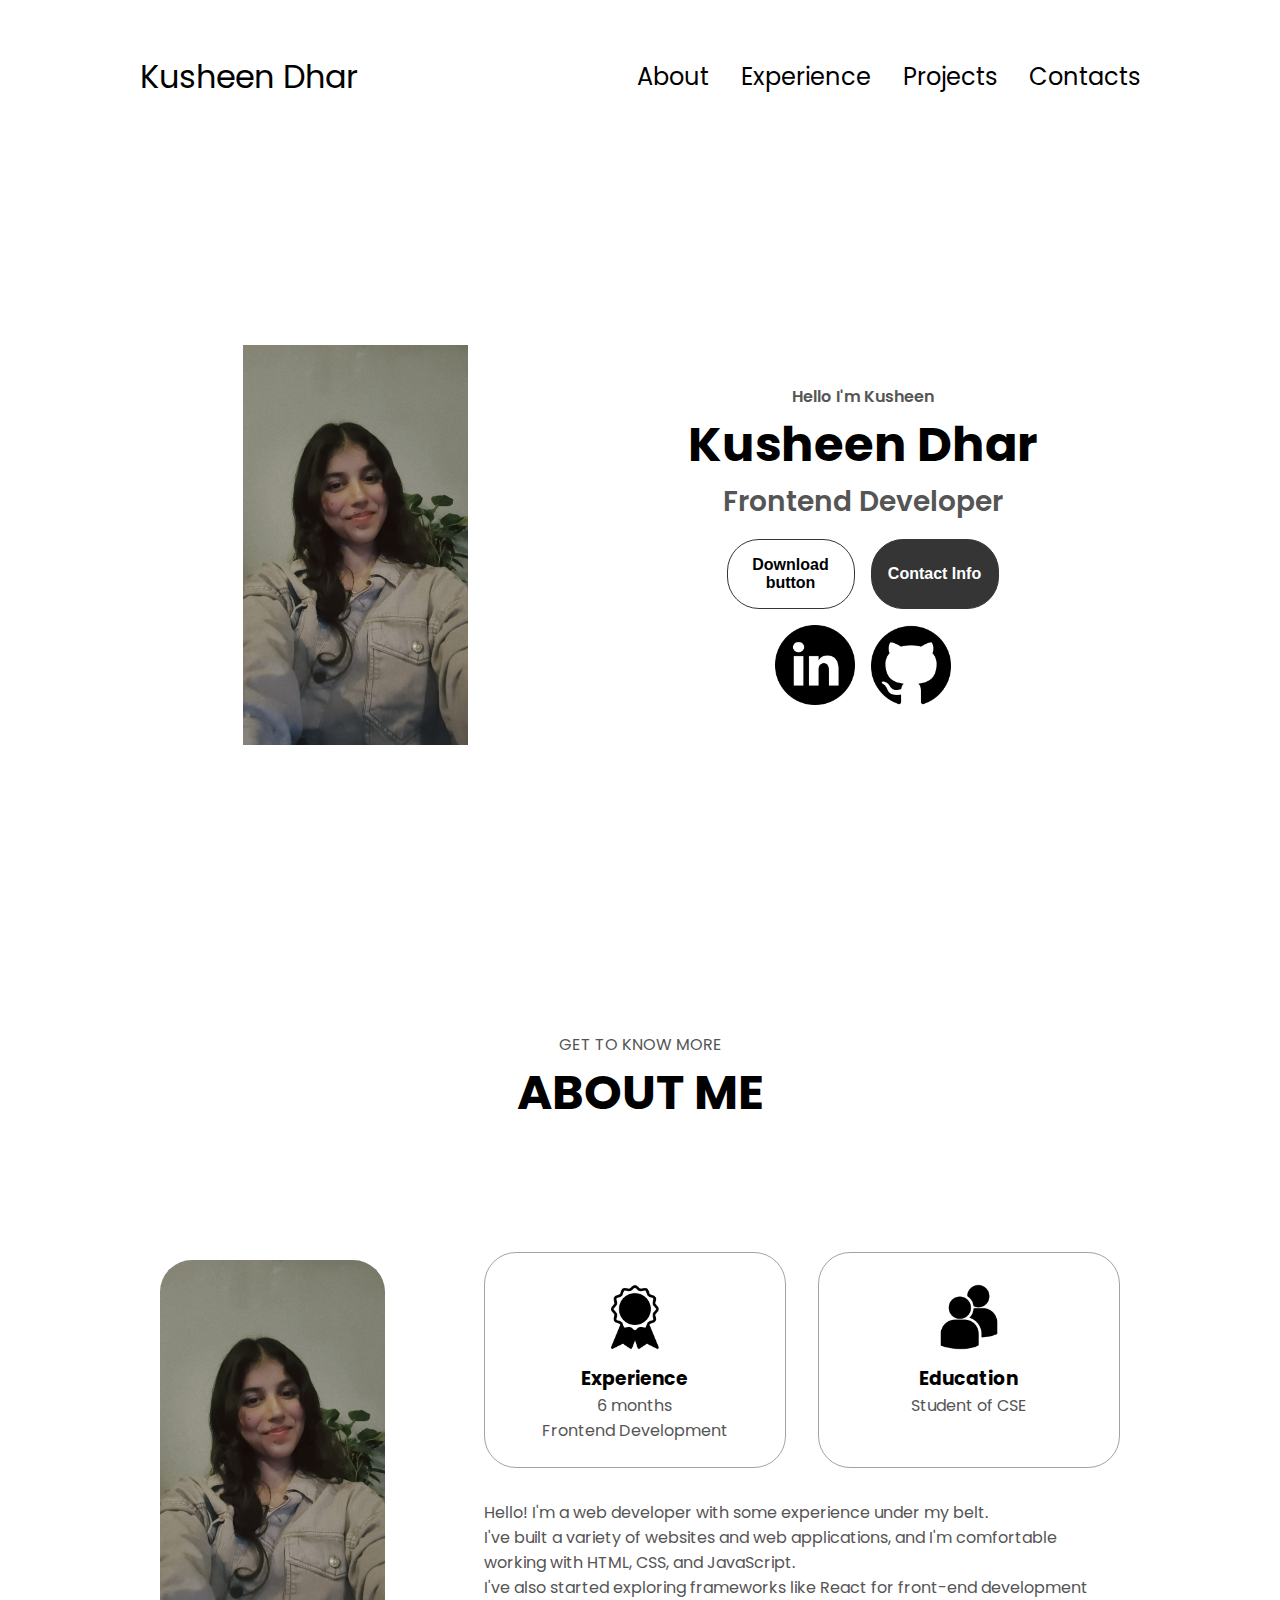
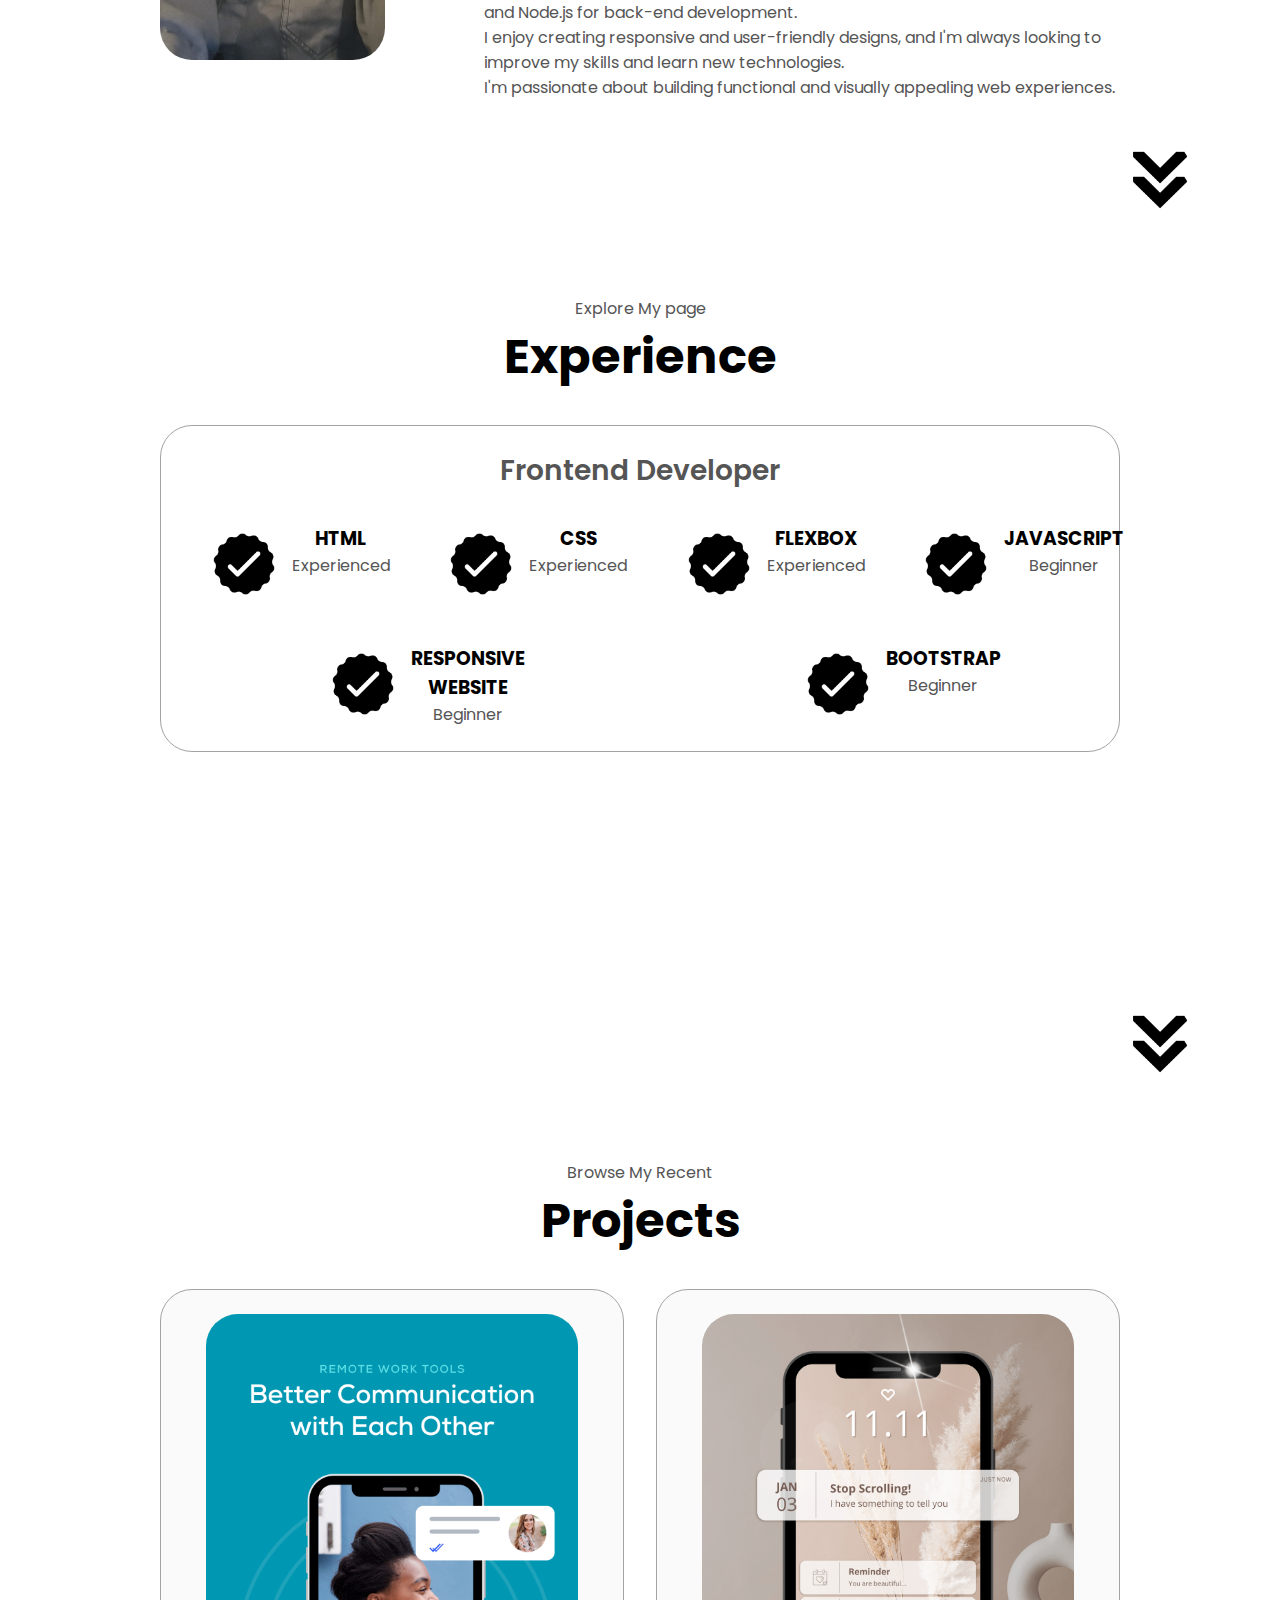
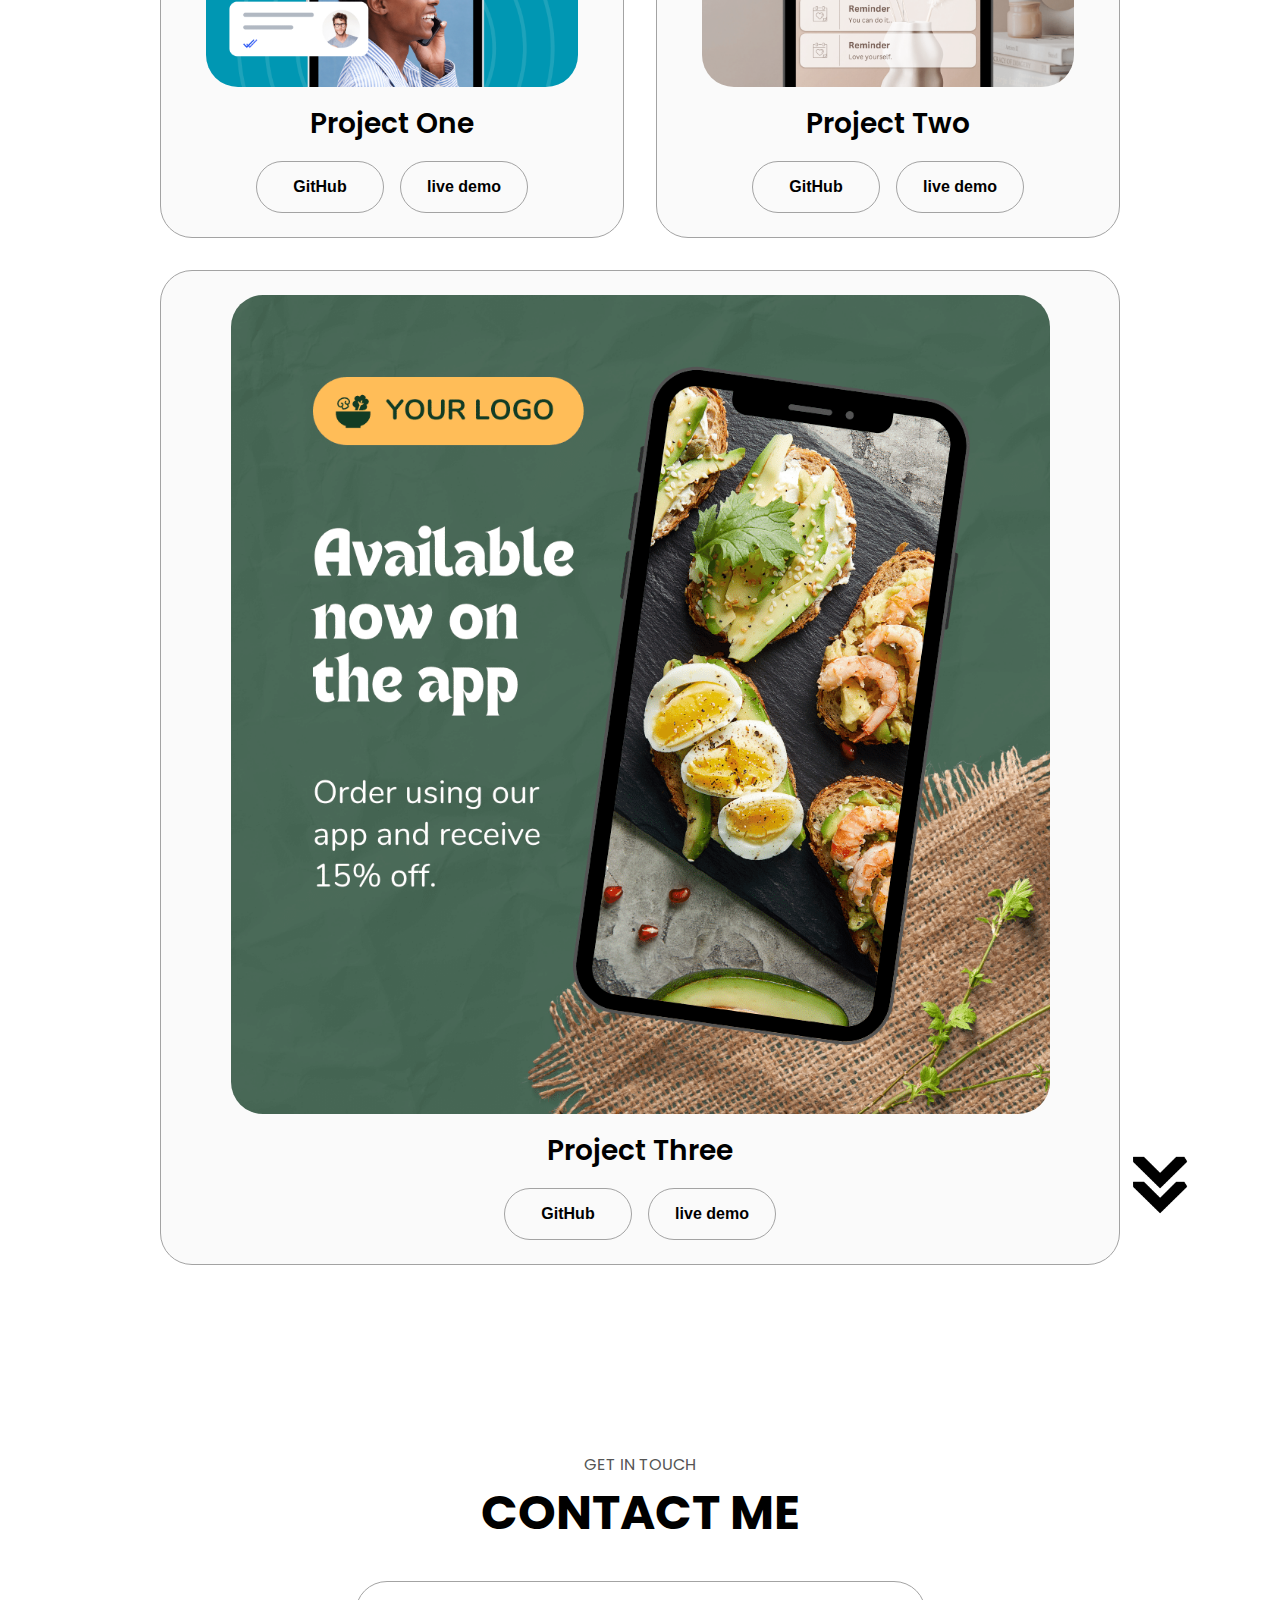
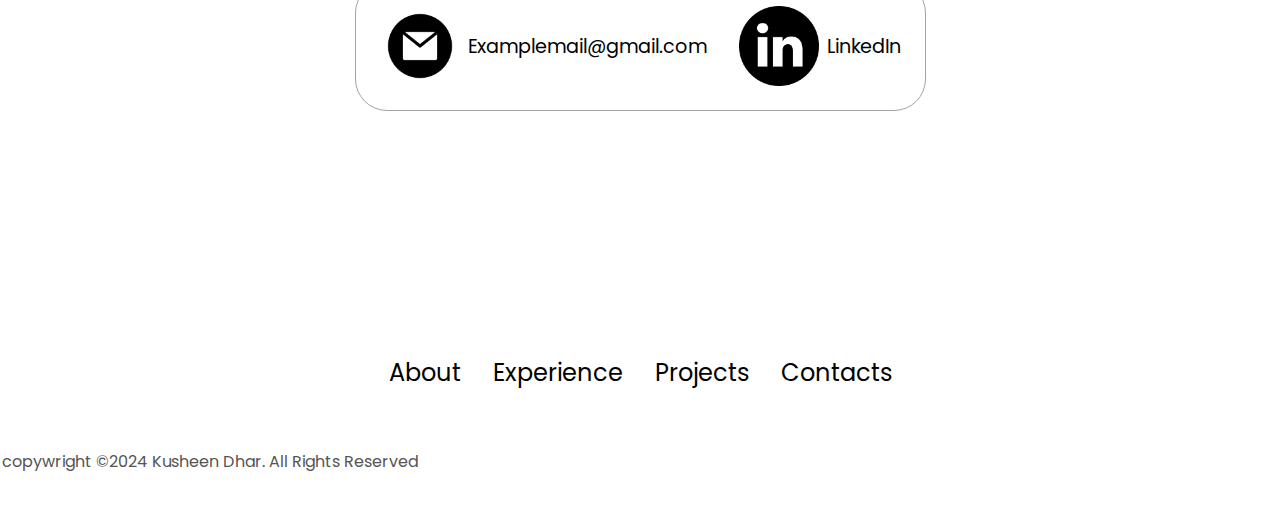
<file: index.html>
<!DOCTYPE html>
<html lang="en">
<head>
    <meta charset="UTF-8">
    <meta name="viewport" content="width=device-width, initial-scale=1.0">
    <title>My Portfolio</title>
<link rel="stylesheet" href="style.css">
<link rel="stylesheet" href="meadiaqueries.css">
</head>
<body>
   <nav id="desktop-nav">
<div class="logo">Kusheen Dhar</div>
<div>
    <ul class="nav-links">
        <li><a href="#about">About</a></li>
        <li><a href="#experience">Experience</a></li>
        <li><a href="#projects">Projects</a></li>
        <li><a href="#contacts">Contacts</a></li>
    </ul>
</div>
   </nav>
   <!--below code is for shoeing the things below heading -->
   <nav id = "hamburger-nav">
    <div class="logo">Kusheen Dhar</div>
    <div class="hamburger-menu">
        <div class="hamburger-icon" onclick="toggleMenu()">
            <span></span>
            <span></span>
            <span></span>
        </div>
        <div class="menu-links">
            <li><a href="#about" onclick="toggleMenu()">About</a></li>
            <li><a href="#experience" onclick="toggleMenu()">Experience</a></li>
            <li><a href="#projects" onclick="toggleMenu()">Projects</a></li>
            <li><a href="#contact" onclick="toggleMenu()">Contact</a></li>
        </div>
    </div>

   </nav> 
   <section id="profile">
    <div class ="section___pic-container">
        <img src="./assets/kusheen.jpg" alt="kusheen profile pic"/>
    </div>
    <div class="section___text">
        <p class="section___text___p1">Hello I'm Kusheen</p>
        <h1 class="title">Kusheen Dhar</h1>
        <p class ="section___text___p2">Frontend Developer</p>
        <div class ="btn-container">
            <button class="btn btn-color-2"
            onclick="window.open('./assets/resume-example.pdf')">
        Download button</button>
            <button class="btn btn-color-1"
            onclick="location.href='./#contact'">
        Contact Info</button>
        </div>
        <div id ="social-containers">
          <img src="./assets/linkedin.png" alt="linkedin-profile-pic"
          class="icon"
          onclick="location.href='https://linkedin.com/'"
          />
          <img src="./assets/github.png" alt="My-Github-Profile"
          class="icon"
          onclick="location.href='https://github.com/kusheen8'"
          />
        </div>
    </div>
   </section>
   <section id ="about">
    <p class="section___text___p1">GET TO KNOW MORE</p>
    <h1 class="title">ABOUT ME</h1>
    <div class="section-container">
        <div class="section___pic-container">
            <img src="./assets/kusheen.jpg"
            class="about-pic"/>
        </div>
        <div class="about-details-container">
            <div class="about-containers">
            <div class="details-container">
                <img src="./assets/experience.png" alt="experience icon"
                class="icon" />
                <h3>Experience</h3>
                <p>6 months<br>Frontend Development</p>
            </div>
            <div class="details-container">
                <img src="./assets/education.png" alt="education icon"
                class="icon" />
                <h3>Education</h3>
                <p>Student of CSE </p>
            </div>
          </div>
          <div class="text-container">
            <p>Hello! I'm a web developer with some experience under my belt.<br/>
                 I've built a variety of websites and web applications, and I'm comfortable working with HTML, CSS, and JavaScript.<br/>
                 I've also started exploring frameworks like React for front-end development and Node.js for back-end development.<br/>
                 I enjoy creating responsive and user-friendly designs, and I'm always looking to improve my skills and learn new technologies.<br/>
                 I'm passionate about building functional and visually appealing web experiences.
            </p>
          </div>
        </div>
    </div>
    <img src="./assets/arrow.png" alt="  arrow icon"
     class=" icon arrow"
     onclick="location.href='./#experience'" 
    />
   </section>
   <section id="experience">
    <p class="section___text___p1">Explore My page</p>
    <h1 class="title">Experience</h1>
    <div class="experience-details-container">
        <div class="about-containers">
            <div class="details-container">
                <h2 class="experience-sub-title">Frontend Developer</h2>
                <div class="article-container">
                    <article>
                        <img src="./assets/checkmark.png"
                        alt="Experience icon"
                        class="icon"
                        />
                        <div>
                            <h3>HTML</h3>
                            <p>Experienced</p>
                        </div>
                    </article>
                    <article>
                        <img src="./assets/checkmark.png"
                        alt="Experience icon"
                        class="icon"
                        />
                        <div>
                            <h3>CSS</h3>
                            <p>Experienced</p>
                        </div>
                    </article>
                    <article>
                        <img src="./assets/checkmark.png"
                        alt="Experience icon"
                        class="icon"
                        />
                        <div>
                            <h3>FLEXBOX</h3>
                            <p>Experienced</p>
                        </div>
                    </article>
                    <article>
                        <img src="./assets/checkmark.png"
                        alt="Experience icon"
                        class="icon"
                        />
                        <div>
                            <h3>JAVASCRIPT</h3>
                            <p>Beginner</p>
                        </div>
                    </article>
                    <article>
                        <img src="./assets/checkmark.png"
                        alt="Experience icon"
                        class="icon"
                        />
                        <div>
                            <h3>RESPONSIVE WEBSITE</h3>
                            <p>Beginner</p>
                        </div>
                    </article>
                    <article>
                        <img src="./assets/checkmark.png"
                        alt="Experience icon"
                        class="icon"
                        />
                        <div>
                            <h3>BOOTSTRAP</h3>
                            <p>Beginner</p>
                        </div>
                    </article>
                </div>
            </div>
        </div>
    </div>
    <img 
    src="./assets/arrow.png"
    alt="arrow icon"
    class="icon arrow"
    onclick="location.href='./#projects'"
    />
   </section>
   <section id="projects">
    <p class="section___text___p1">Browse My Recent</p>
    <h1 class="title">Projects</h1>
    <div class="experience-details-container">
      <div class="about-containers">
        <div class="details-container color-container">
            <div class="article-container">
                <img
                src="./assets/project-1.png"
                alt="project 1"
                class="project-img"
                />
            </div>
            <h2 class="experience-sub-title project-title">Project One</h2>
            <div class="btn-container">
                <button
                class="btn btn-color-2 project-btn"
                onclick="location.href='https://github.com/kusheen8'">
                GitHub
               </button>
                <button
                class="btn btn-color-2 project-btn"
                onclick="location.href='http://127.0.0.1:5500/assets/countdown%20timer/index.html'">
                live demo
               </button>
            </div>
        </div>
        <div class="details-container color-container">
            <div class="article-container">
                <img
                src="./assets/project-2.png"
                alt="project 2"
                class="project-img"
                />
            </div>
            <h2 class="experience-sub-title project-title">Project Two</h2>
            <div class="btn-container">
                <button
                class="btn btn-color-2 project-btn"
                onclick="location.href='https://github.com/kusheen8'">
                GitHub
               </button>
                <button
                class="btn btn-color-2 project-btn"
                onclick="location.href='http://127.0.0.1:5500/assets/Shoes%20Website/index.html'">
                live demo
               </button>
            </div>
        </div>
        <div class="details-container color-container">
            <div class="article-container">
                <img
                src="./assets/project-3.png"
                alt="project 3"
                class="project-img"
                />
            </div>
            <h2 class="experience-sub-title project-title">Project Three</h2>
            <div class="btn-container">
                <button
                class="btn btn-color-2 project-btn"
                onclick="location.href='https://github.com/kusheen8'">
                GitHub
               </button>
                <button
                class="btn btn-color-2 project-btn"
                onclick="location.href='http://127.0.0.1:5500/assets/page/index.html'">
                live demo
               </button>
            </div>
        </div>
       </div>
    </div>
    <img src="./assets/arrow.png"
    alt="arrow icon"
    class="icon arrow"
    onclick="location.href='.#projects'"
    />
   </section>
   <section id="contact">
    <p class ="section___text___p1">GET IN TOUCH</p>
    <h1 class="title">CONTACT ME</h1>
    <div class="contact-info-upper-container">
        <div class="contact-info-container">
            <img
            src="./assets/email.png"
            alt="Email icon"
            class="icon contact-icon"
            />
            <p><a href="mailto:kusheendhar942@gmail.com">Examplemail@gmail.com</a></p>
        </div>
        <div class="contact-info-container">
            <img src="./assets/linkedin.png"
            alt="linkedin icon"
            class ="icon linkedin-icon"
            />
            <p><a href='https://linkedin.com/'>LinkedIn</a></p>
        </div>
    </div>
   </section>
   <footer>
    <nav>
        <div class="nav-links-container">
            <ul class="nav-links">
                <li><a href="#about">About</a></li>
                <li><a href="#experience">Experience</a></li>
                <li><a href="#projects">Projects</a></li>
                <li><a href="#contacts">Contacts</a></li>
            </ul>
        </div>
    </nav>
    <p>copywright &#169;2024 Kusheen Dhar. All Rights Reserved</p>
   </footer>
 <script src="script.js"></script>
</body>
</html>
</file>
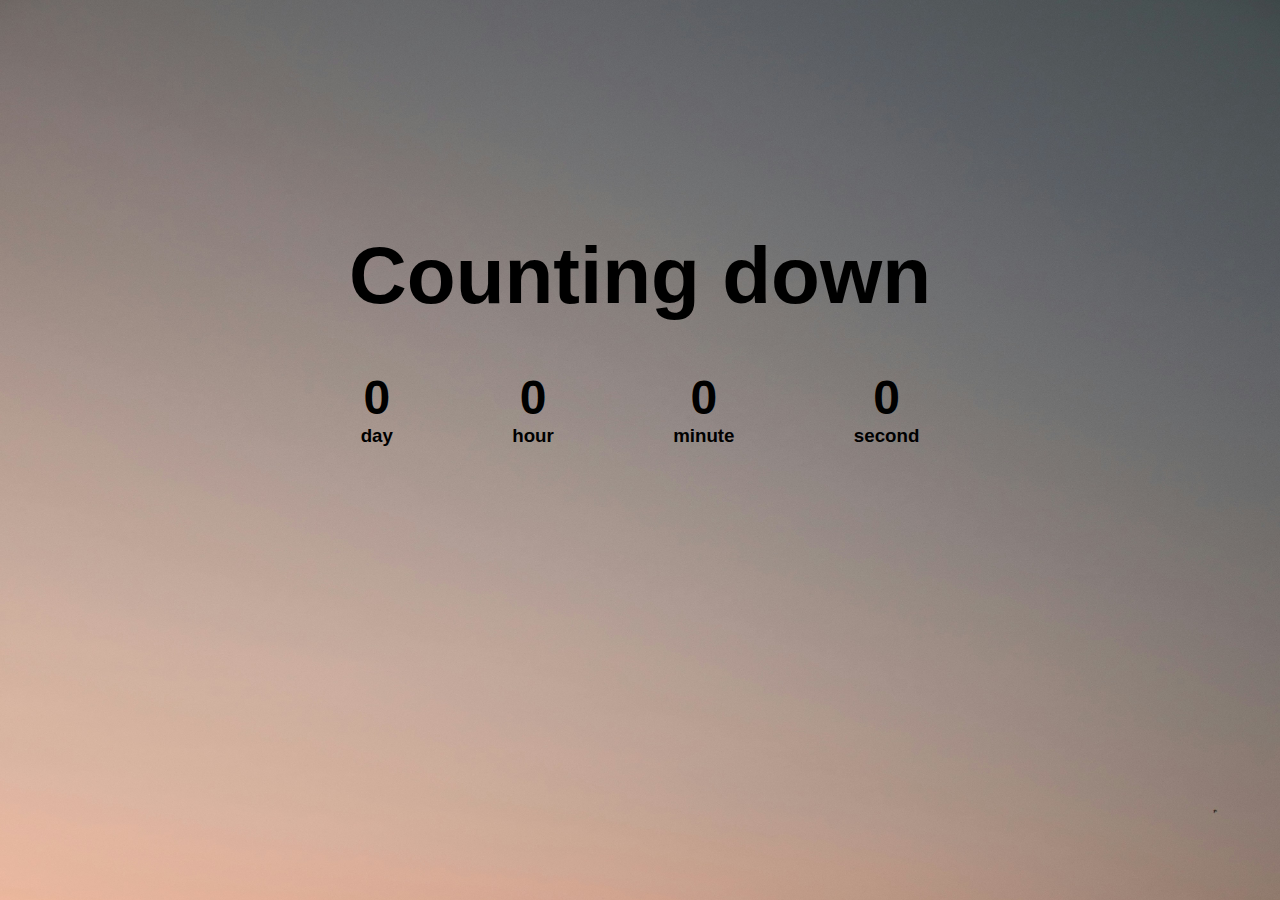
<file: assets/countdown timer/index.html>
<!DOCTYPE html>
<html lang="en">
<head>
    <meta charset="UTF-8">
    <meta name="viewport" content="width=device-width, initial-scale=1.0">
    <title>Countdown Timer</title>
    <!--import fonts and stylesheets-->
    <link rel="styleesheet"
    href="https:fonts.googleapis.com/css?family=Lato"
    />
    <link rel ="stylesheet" href ="style.css"/>
</head>
<body>
    <section class="coming-soon">
        <div>
            <h2>Counting down</h2>
            <div  class="Countdown">
              <div class="container-day">
                  <h3 class="day">Time</h3>
                  <h3>day</h3>
              </div>
              <div class="container-hour">
                  <h3 class="hour">Time</h3>
                  <h3>hour</h3>
              </div>
              <div class="container-minute">
                  <h3 class="minute">Time</h3>
                  <h3>minute</h3>
              </div>
              <div class="container-second">
                  <h3 class="second">Time</h3>
                  <h3>second</h3>
              </div>
            </div>
        </div>
    </section>
    <script src="script.js"></script>
</body>
</html>
</file>
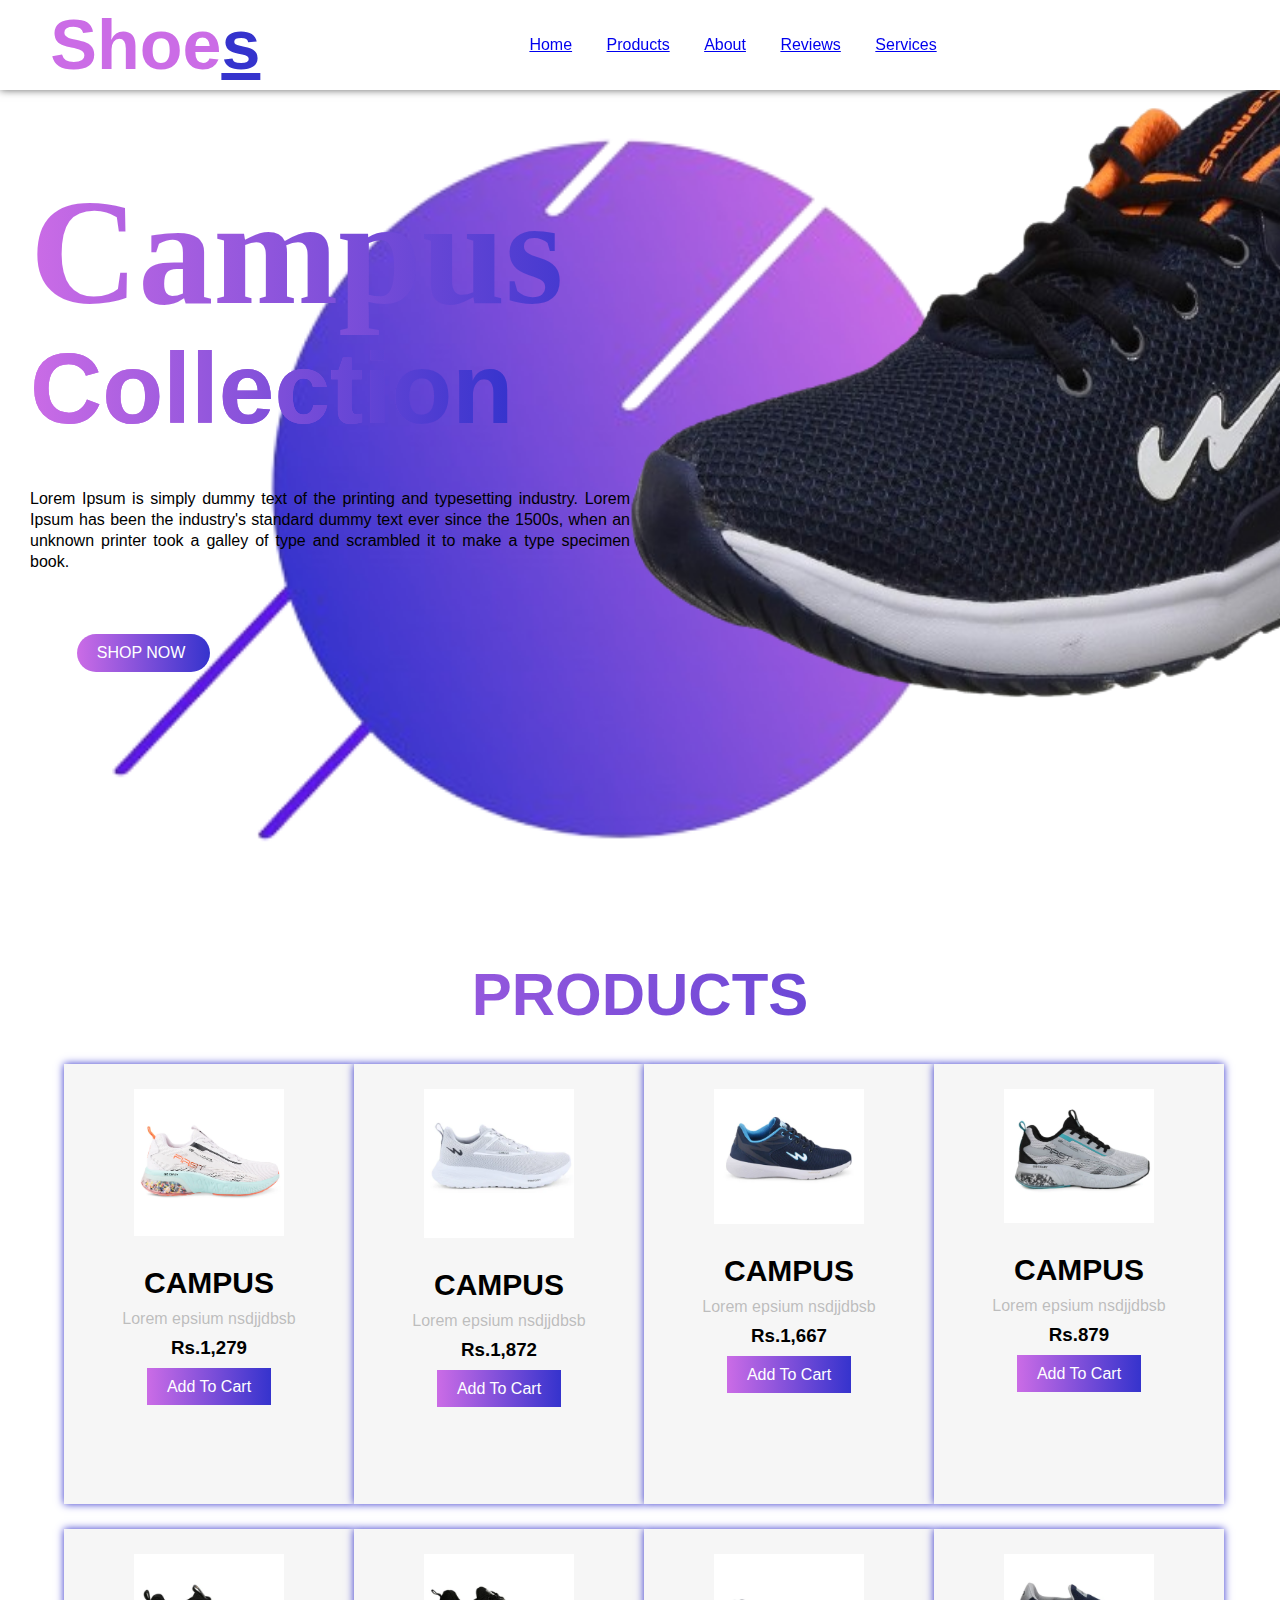
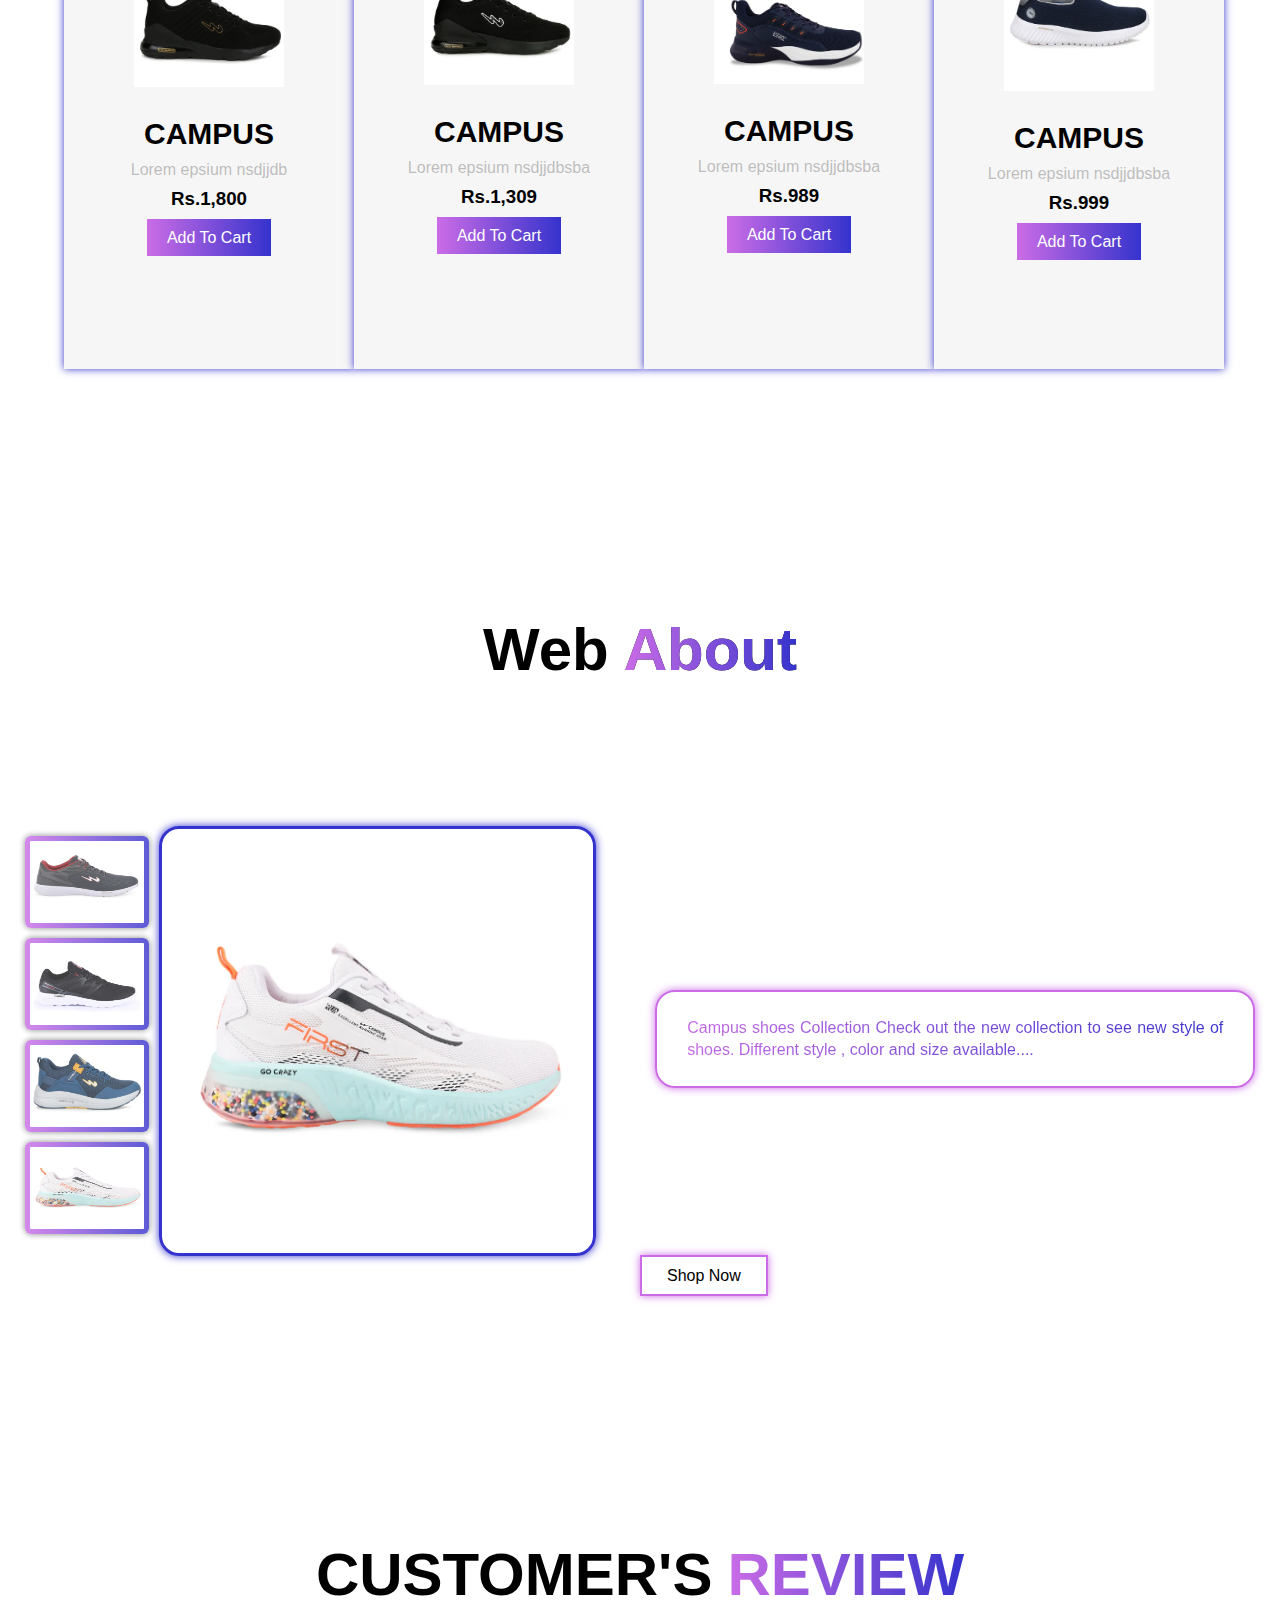
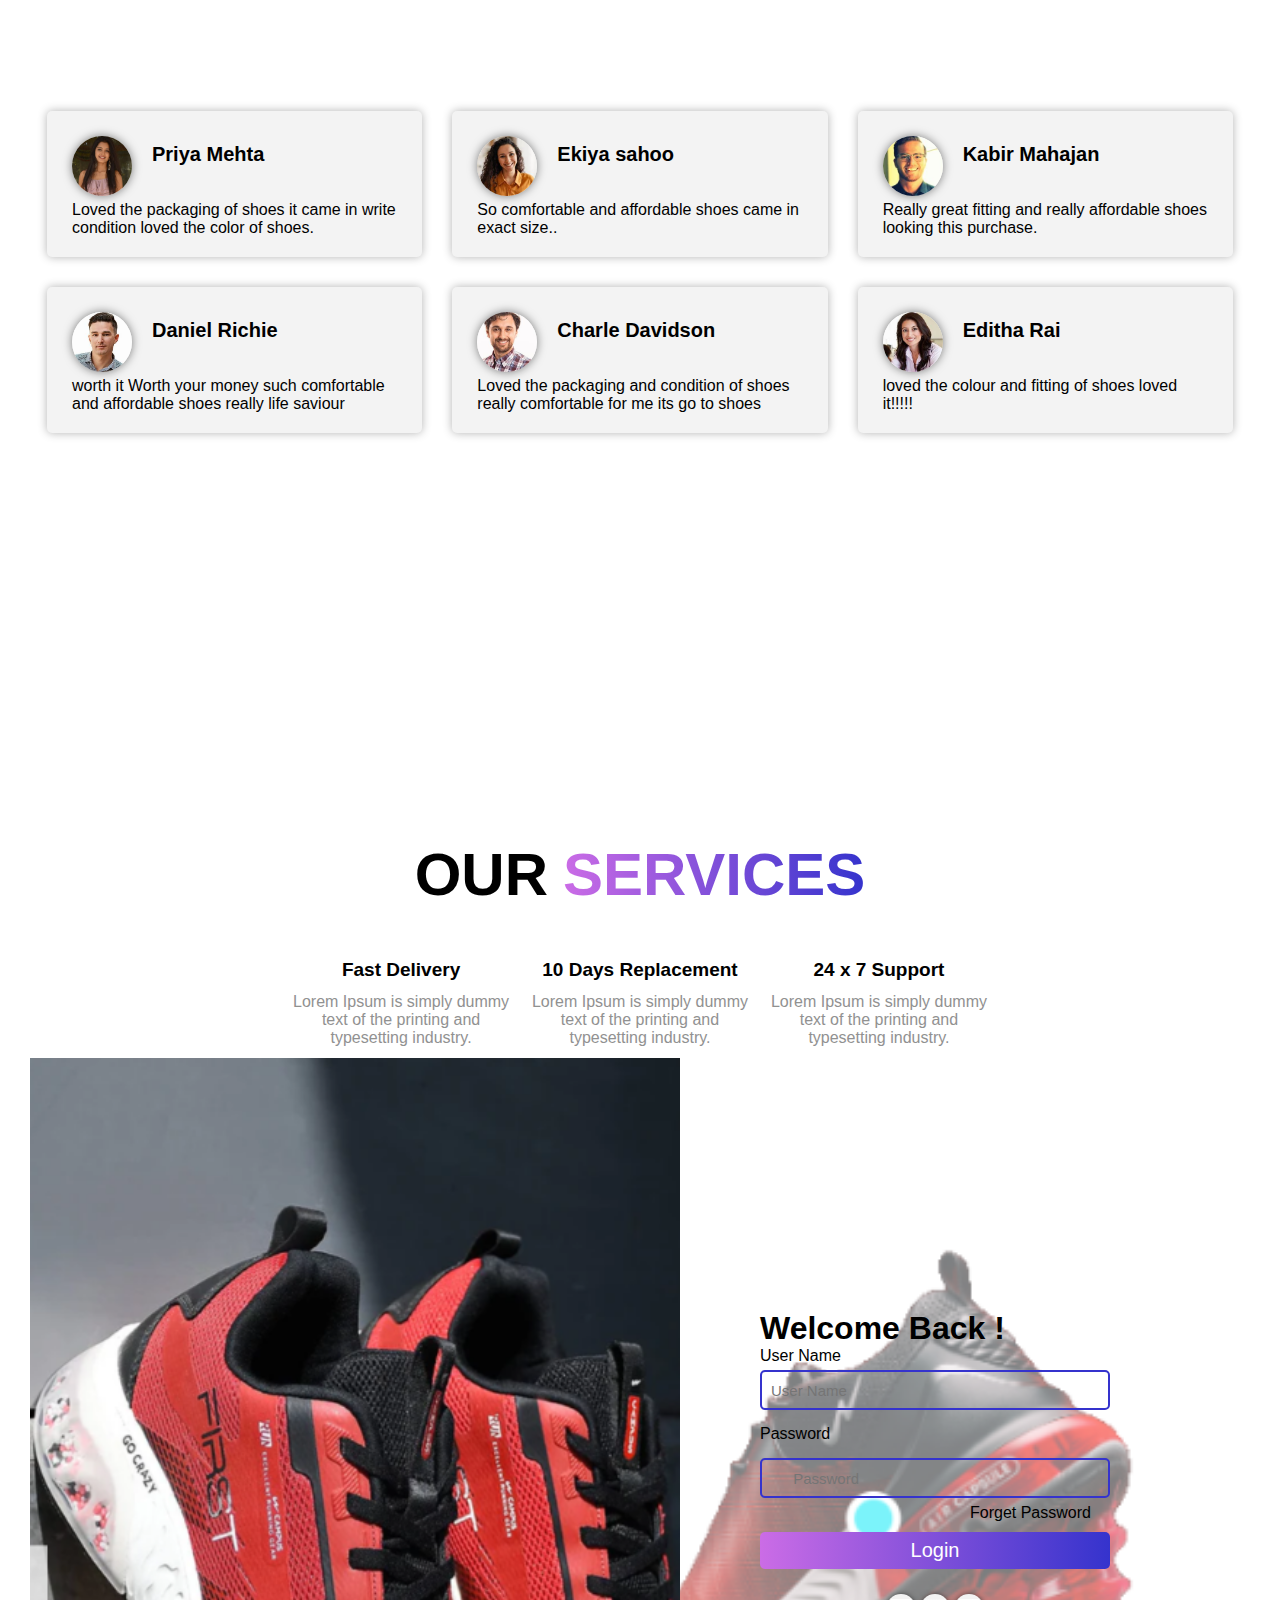
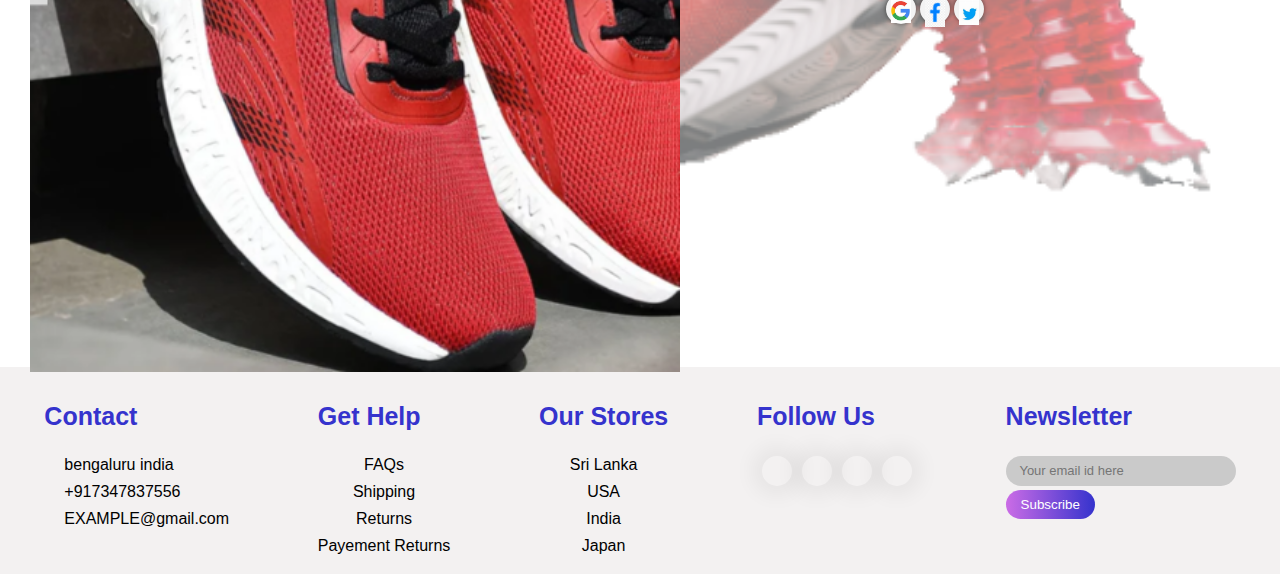
<file: assets/Shoes Website/index.html>
<!DOCTYPE html>
<html lang="en">
<head>
    <meta charset="UTF-8">
    <meta name="viewport" content="width=device-width, initial-scale=1.0">
    <title>Campus-Lets go for walk</title>
    <link rel="stylesheet" href="style.css">
    <link rel="shortcut icon" href="assets/logo.png">
    <link rel="stylesheet" href="https://cdnjs.cloudflare.com/ajax/libs/font-awesome/6.5.2/css/all.min.css" integrity="sha512-SnH5WK+bZxgPHs44uWIX+LLJAJ9/2PkPKZ5QiAj6Ta86w+fsb2TkcmfRyVX3pBnMFcV7oQPJkl9QevSCWr3W6A==" crossorigin="anonymous" referrerpolicy="no-referrer" />


</head>
<body>
    <section>
        <nav>
            <div class="logo">
                <h1>Shoe<span>s</span></h1>
            </div>

            <ul>
               <li><a href="#Home">Home</a></li>
               <li><a href="#products">Products</a></li>
               <li><a href="#about">About</a></li>
               <li><a href="#Review">Reviews</a></li>
               <li><a href="#Services">Services</a></li>
            </ul>
            <div class="icons">
                <i class="fa-solid fa-heart"></i>
                <i class="fa-solid fa-cart-shopping"></i>
                <i class="fa-solid fa-user"></i>
            </div>
        </nav>
        <div class="main" id="Home">
            <div class="main_content">
                <div class="main_text">
                    <h1>Campus<br/><span>Collection</span></h1>
                    <p>
                        Lorem Ipsum is simply dummy text of the printing and typesetting industry. 
                        Lorem Ipsum has been the industry's standard dummy text ever since the 1500s, when an unknown printer took a galley of type and scrambled it to make a type specimen book.
                    </p>
                </div>
           
                <div class="main_image">
                    <img src="./assets/shoes.png">
                </div>
            </div>
            <div class="social_icon">
                <i class="fa-brands fa-facebook"></i>
                <i class="fa-brands fa-twitter"></i>
                <i class="fa-brands fa-instagram"></i>
                <i class="fa-brands fa-linkedin-in"></i>
            </div>
            <div class="button">
                <a href="#">SHOP NOW</a>
                <i class="fa-solid fa-chevron-right"></i>
            </div>
        </div>
    </section>

<!--Products-->
<div class="products" id ="products">
    <h1>Products</h1>

    <div class="box">
        <div class="card">

            <div class="small_card">
                <i class="fa-solid fa-heart"></i>
                <i class="fa-solid fa-share"></i>
            </div>
            <div class="image">
                <img src="./assets/shoe1.png" >
            </div>
            <div class="products_text">
                <h2>CAMPUS</h2>
                <P>
                    Lorem epsium nsdjjdbsb
                </P>
                <h3>Rs.1,279</h3>
                <div class="products_star">
                    <i class="fa-solid fa-star"></i>
                    <i class="fa-solid fa-star"></i>
                    <i class="fa-solid fa-star"></i>
                    <i class="fa-solid fa-star"></i>
                    <i class="fa-solid fa-star"></i>
                    <i class="fa-solid fa-star"></i>
                </div>
                <a href="#" class="btn">Add To Cart</a>
            </div>
        </div>
        <!--two-->
        <div class="card">

            <div class="small_card">
                <i class="fa-solid fa-heart"></i>
                <i class="fa-solid fa-share"></i>
            </div>
            <div class="image">
                <img src="./assets/shoe2.png" >
            </div>
            <div class="products_text">
                <h2>CAMPUS</h2>
                <P>
                    Lorem epsium nsdjjdbsb
                </P>
                <h3>Rs.1,872</h3>
                <div class="products_star">
                    <i class="fa-solid fa-star"></i>
                    <i class="fa-solid fa-star"></i>
                    <i class="fa-solid fa-star"></i>
                    <i class="fa-solid fa-star"></i>
                    <i class="fa-solid fa-star"></i>
                    <i class="fa-solid fa-star-half-stroke"></i>
                </div>
                <a href="#" class="btn">Add To Cart</a>
            </div>
        </div>
        <!--three-->
        <div class="card">

            <div class="small_card">
                <i class="fa-solid fa-heart"></i>
                <i class="fa-solid fa-share"></i>
            </div>
            <div class="image">
                <img src="./assets/shoe3.png" >
            </div>
            <div class="products_text">
                <h2>CAMPUS</h2>
                <P>
                    Lorem epsium nsdjjdbsb
                </P>
                <h3>Rs.1,667</h3>
                <div class="products_star">
                    <i class="fa-solid fa-star"></i>
                    <i class="fa-solid fa-star"></i>
                    <i class="fa-solid fa-star"></i>
                    <i class="fa-solid fa-star"></i>
                    <i class="fa-solid fa-star"></i>
                </div>
                <a href="#" class="btn">Add To Cart</a>
            </div>
        </div>
        <!--four-->   
        <div class="card">

            <div class="small_card">
                <i class="fa-solid fa-heart"></i>
                <i class="fa-solid fa-share"></i>
            </div>
            <div class="image">
                <img src="./assets/shoe4.png" >
            </div>
            <div class="products_text">
                <h2>CAMPUS</h2>
                <P>
                    Lorem epsium nsdjjdbsb
                </P>
                <h3>Rs.879</h3>
                <div class="products_star">
                    <i class="fa-solid fa-star"></i>
                    <i class="fa-solid fa-star"></i>
                    <i class="fa-solid fa-star"></i>
                    <i class="fa-solid fa-star"></i>
                    <i class="fa-solid fa-star"></i>
                </div>
                <a href="#" class="btn">Add To Cart</a>
            </div>
        </div>   
        <!--five-->
        <div class="card">

            <div class="small_card">
                <i class="fa-solid fa-heart"></i>
                <i class="fa-solid fa-share"></i>
            </div>
            <div class="image">
                <img src="./assets/shoe5.png" >
            </div>
            <div class="products_text">
                <h2>CAMPUS</h2>
                <P>
                    Lorem epsium nsdjjdb
                </P>
                <h3>Rs.1,800</h3>
                <div class="products_star">
                    <i class="fa-solid fa-star"></i>
                    <i class="fa-solid fa-star"></i>
                    <i class="fa-solid fa-star"></i>
                    <i class="fa-solid fa-star"></i>
                    <i class="fa-solid fa-star-half-stroke"></i>
                </div>
                <a href="#" class="btn">Add To Cart</a>
            </div>
        </div>      
        <!--six-->
        <div class="card">

            <div class="small_card">
                <i class="fa-solid fa-heart"></i>
                <i class="fa-solid fa-share"></i>
            </div>
            <div class="image">
                <img src="./assets/shoe6.png" >
            </div>
            <div class="products_text">
                <h2>CAMPUS</h2>
                <P>
                    Lorem epsium nsdjjdbsba         
                </P>
                <h3>Rs.1,309</h3>
                <div class="products_star">
                    <i class="fa-solid fa-star"></i>
                    <i class="fa-solid fa-star"></i>
                    <i class="fa-solid fa-star"></i>
                    <i class="fa-solid fa-star"></i>
                   
                </div>
                <a href="#" class="btn">Add To Cart</a>
            </div>
        </div>
        <!--seven-->
        <div class="card">

            <div class="small_card">
                <i class="fa-solid fa-heart"></i>
                <i class="fa-solid fa-share"></i>
            </div>
            <div class="image">
                <img src="./assets/shoe7.png" >
            </div>
            <div class="products_text">
                <h2>CAMPUS</h2>
                <P>
                    Lorem epsium nsdjjdbsba
                </P>
                <h3>Rs.989</h3>
                <div class="products_star">
                    <i class="fa-solid fa-star"></i>
                    <i class="fa-solid fa-star"></i>
                    <i class="fa-solid fa-star"></i>
                    <i class="fa-solid fa-star"></i> 
                    <i class="fa-solid fa-star-half-stroke"></i>
                </div>
                <a href="#" class="btn">Add To Cart</a>
            </div>
        </div>    
        <!--eight-->
        <div class="card">

            <div class="small_card">
                <i class="fa-solid fa-heart"></i>
                <i class="fa-solid fa-share"></i>
            </div>
            <div class="image">
                <img src="./assets/shoe8.png" >
            </div>
            <div class="products_text">
                <h2>CAMPUS</h2>
                <P>
                    Lorem epsium nsdjjdbsba
                </P>
                <h3>Rs.999</h3>
                <div class="products_star">
                    <i class="fa-solid fa-star"></i>
                    <i class="fa-solid fa-star"></i>
                    <i class="fa-solid fa-star"></i>
                    <i class="fa-solid fa-star"></i>
                    <i class="fa-solid fa-star"></i>
                </div>
                <a href="#" class="btn">Add To Cart</a>
            </div>
        </div> 
    </div>
</div>

<!--About-->
<div class="about" id="about">

    <h1>Web<span>About</span></h1>

    <div class="about_main">
        <div class="about_image">
            <div class="about_small_image">
                <img src="./assets/shoe9.png" onclick="functio(this)">
                <img src="./assets/shoe10.png" onclick="functio(this)">
                <img src="./assets/shoe11.png" onclick="functio(this)">
                <img src="./assets/shoe1.png" onclick="functio(this)">
            </div>
            <div class="image_container">
                <img src="assets/shoe1.png" id="imagebox">
            </div>
        </div>
        <div class="about_text">
            <p>
            Campus shoes Collection
            Check out the new collection to see new style of shoes.
            Different style , color and size available....
            </p>
        </div>
    </div>
    <a href="#" class="about_btn">Shop Now</a>

    <script>
        function functio(small){
            var  full = document.getElementById("imagebox")
            full.src= small.src
        }
    </script>
</div>

<!--reviews-->
<div class="review" id="Review">
    <h1>Customer's <span>Review</span></h1>

    <div class="review_box">
        <div class="review_card">
            <div class="card_top">
                <div class="profile">

                    <div class="profile_image">
                        <img src="assets/person1.png">
                    </div>

                    <div class="name">
                        <strong>Priya Mehta</strong>
                        <div class="like">
                            <i class="fa-solid fa-star"></i>
                            <i class="fa-solid fa-star"></i>
                            <i class="fa-solid fa-star"></i>
                            <i class="fa-solid fa-star"></i>
                            <i class="fa-solid fa-star-half-stroke"></i>
                        </div>
                    </div>
                </div>
            </div>
            <div class="comment">
                <p>
                   Loved the packaging of shoes
                   it came in write condition
                   loved the color of shoes.
                </p>
            </div>
        </div>
        <div class="review_card">
            <div class="card_top">
                <div class="profile">

                    <div class="profile_image">
                        <img src="assets/person2.png">
                    </div>

                    <div class="name">
                        <strong>Ekiya sahoo</strong>
                        <div class="like">
                            <i class="fa-solid fa-star"></i>
                            <i class="fa-solid fa-star"></i>
                            <i class="fa-solid fa-star"></i>
                            <i class="fa-solid fa-star"></i>
                            <i class="fa-solid fa-star-half-stroke"></i>
                        </div>
                    </div>
                </div>
            </div>
            <div class="comment">
                <p>
                   So comfortable and affordable shoes
                   came in exact size..
                </p>
            </div>
        </div>
        <div class="review_card">
            <div class="card_top">
                <div class="profile">

                    <div class="profile_image">
                        <img src="assets/person3.png">
                    </div>

                    <div class="name">
                        <strong>Kabir Mahajan</strong>
                        <div class="like">
                            <i class="fa-solid fa-star"></i>
                            <i class="fa-solid fa-star"></i>
                            <i class="fa-solid fa-star"></i>
                            <i class="fa-solid fa-star"></i>
                            <i class="fa-solid fa-star-half-stroke"></i>
                        </div>
                    </div>
                </div>
            </div>
            <div class="comment">
                <p>
                    Really great fitting and
                    really affordable shoes
                    looking this purchase.
                </p>
            </div>
        </div>
    </div>
    <div class="review_box">
        <div class="review_card">
            <div class="card_top">
                <div class="profile">

                    <div class="profile_image">
                        <img src="assets/person4.png">
                    </div>

                    <div class="name">
                        <strong>Daniel Richie</strong>
                        <div class="like">
                            <i class="fa-solid fa-star"></i>
                            <i class="fa-solid fa-star"></i>
                            <i class="fa-solid fa-star"></i>
                            <i class="fa-solid fa-star"></i>
                            <i class="fa-solid fa-star-half-stroke"></i>
                        </div>
                    </div>
                </div>
            </div>
            <div class="comment">
                <p>
                  worth it
                  Worth your money such comfortable and affordable shoes
                  really life saviour
                </p>
            </div>
        </div>
        <div class="review_card">
            <div class="card_top">
                <div class="profile">

                    <div class="profile_image">
                        <img src="assets/person5.png">
                    </div>

                    <div class="name">
                        <strong>Charle Davidson</strong>
                        <div class="like">
                            <i class="fa-solid fa-star"></i>
                            <i class="fa-solid fa-star"></i>
                            <i class="fa-solid fa-star"></i>
                            <i class="fa-solid fa-star"></i>
                            <i class="fa-solid fa-star-half-stroke"></i>
                        </div>
                    </div>
                </div>
            </div>
            <div class="comment">
                <p>
                  Loved the packaging and condition of shoes
                  really comfortable
                  for me its go to shoes
                </p>
            </div>
        </div>
        <div class="review_card">
            <div class="card_top">
                <div class="profile">

                    <div class="profile_image">
                        <img src="assets/person6.png">
                    </div>

                    <div class="name">
                        <strong>Editha Rai</strong>
                        <div class="like">
                            <i class="fa-solid fa-star"></i>
                            <i class="fa-solid fa-star"></i>
                            <i class="fa-solid fa-star"></i>
                            <i class="fa-solid fa-star"></i>
                            <i class="fa-solid fa-star-half-stroke"></i>
                        </div>
                    </div>
                </div>
            </div>
            <div class="comment">
                <p>
                  loved the colour and fitting of shoes
                  loved it!!!!!
                </p>
            </div>
        </div>
    </div>

</div>

<!--Services-->
<div class="services" id="Services">
    <h1>Our<span>Services</span></h1>

    <div class="services_cards">
        <div class="services_box">
            <i class="fa-solid fa-truck-fast"></i>
            <h3>Fast Delivery</h3>
            <p>
                Lorem Ipsum is simply dummy text of the printing and typesetting industry.
            </p>
        </div>
        <div class="services_box">
            <i class="fa-solid fa-rotate-left"></i>
            <h3>10 Days Replacement</h3>
            <p>
                Lorem Ipsum is simply dummy text of the printing and typesetting industry.
            </p>
        </div>
        <div class="services_box">
            <i class="fa-solid fa-headset"></i>
            <h3>24 x 7 Support</h3>
            <p>
                Lorem Ipsum is simply dummy text of the printing and typesetting industry.
            </p>
        </div>
    </div>
</div>

<!--Login Form-->
<div class="login_form">
    <div class="left">
        <img src="./assets/logshoes.png">
    </div>

    <div class="right">
        <h1>Welcome Back !</h1>

        <form action="#" method="post">
            <p> User Name</p>
            <div class="user">
                <i class="fa-solid fa-user"></i>
                <input type="text" name="user" placeholder="User Name" class="username">
            </div>

            <p class="password_tag">Password</p>
            <div class="password">
                <i class="fa-solid fa-lock"></i>
                <input type="text" name="password" placeholder="Password">
            </div>
            <p class="forget">Forget Password</p>

            <button type="submit">Login</button>
            <div class="loging_icon">
                <a href="#"><img src="assets/google.png"></a>
                <a href="#"><img src="assets/facebook.png"></a>
                <a href="#"><img src="assets/twitter.png"></a>
            </div>
        </form>
    </div>
</div>

<!--Footer-->
<footer>
    <div class="footer_main">
        <div class="tag">
            <h1>Contact</h1>
            <a href="#"><i class="fa-solid fa-house"></i>bengaluru india</a>
            <a href="#"><i class="fa-solid fa-phone"></i>+917347837556</a>
            <a href="#"><i class="fa-solid fa-envelope"></i>EXAMPLE@gmail.com</a>
        </div>
        <div class="tag">
            <h1>Get Help</h1>
            <a href="#" class="center">FAQs</a>
            <a href="#" class="center">Shipping</a>
            <a href="#" class="center">Returns</a>
            <a href="#" class="center">Payement Returns</a>
           
        </div>
        <div class="tag">
            <h1>Our Stores</h1>
            <a href="#" class="center">Sri Lanka</a>
            <a href="#" class="center">USA</a>
            <a href="#" class="center">India</a>
            <a href="#" class="center">Japan</a>
        </div>
        <div class="tag">
            <h1>Follow Us</h1>
            <div class="social_link">
             <a href="#"><i class="fa-brands fa-facebook-f"></i></a>
             <a href="#"><i class="fa-brands fa-twitter"></i></a>
             <a href="#"><i class="fa-brands fa-instagram"></i></a>
             <a href="#"><i class="fa-brands fa-linkedin-in"></i></a>
            </div>
        </div>
        <div class="tag">
            <h1>Newsletter</h1>
            <div class="search_bar">
                <input type="text" placeholder="Your email id here">
                <button type="submit">Subscribe</button>
            </div>
        </div>
    </div>
</footer>
</body>
</html>
</file>
<file: style.css>
/*GENERAL*/

@import url('https://fonts.googleapis.com/css2?family=Poppins:wght@600&display=swap');

*{
    margin:0;
    padding :0;

}
body{
        font-family: "Poppins", sans-serif;
        
}

html{
    scroll-behavior: smooth;
}

p{
    color: rgb(85, 85, 85);
}
/*Transition*/
a,
.btn{
    transition:all 300ms ease;
}
/*DESKTOP NAV*/

nav,
.nav-links{
    display: flex;
}
nav{
    justify-content: space-around;
    align-items: center;
    height: 17vh;
}
.nav-links{
    gap: 2rem;
    list-style: none;
    font-size: 1.5rem;
}
/*below is code to enhance the view of heading*/
a{
 color: black;   
 text-decoration: none;
 text-decoration-color: white;
}

a:hover{
    color: grey;
    text-decoration: underline;
    text-underline-offset: 1rem ;
    text-decoration-color: rgb(181, 181, 181);
}

.logo{
    font-size: 2rem;
}

.logo:hover{
    cursor: default;
}
/*hamburger Menu*/
#hamburger-nav{
    display:none;
}

.hamburger-menu{
    position:relative;
    display: inline-block;
}

.hamburger-icon{
    display:flex;
    flex-direction: column;
    justify-content: space-between;
    height: 24px;
    width: 30px;
    cursor: pointer;
}
/*here if we are in phone we can get icon in which all are history is there */
.hamburger-icon span{
    width:100%;
    height:2px;
    background-color: black;
    transition: all 0.3ms ease-in-out;
}

.menu-links{
    position: absolute;
    top:100%;
    right:0;
    background-color: white;
    width:fit-content;
    max-height:0;
    overflow: hidden;
    transition: all 0.3 ease-in-out;
}

.menu-links a{
    display: block;
    padding:  10px;
    text-align: center;
    font-size: 1.5rem;
    color: black;
    text-decoration: none;
    transition: all 0.3 rem ease-in-out;
}

.menu-links li {
    list-style: none;
}

.menu-links.open{
    max-height:300px;
}

.hamburger-icon.open span:first-child{
    transform: rotate(45deg) translate(10px ,5px);
}
.hamburger-icon.open span:nth-child(2){
    opacity: 0;
}
.hamburger-icon.open span:last-child{
    transform: rotate(-45deg) translate(10px ,-5px);
}

.hamburger-icon span:first-child{
    transform:none;
}
.hamburger-icon span:first-child{
   opacity: 1;
}
.hamburger-icon span:first-child{
    transform:none;
}
/*Sections*/
section{
    padding-top: 4vh;
    height: 96vh;
    margin: 0 10rem;
    box-sizing: border-box;
    min-height: fit-content;
}

.section-container{
    display:flex;
}
/*Profile Section*/

#profile{
    display:flex;
    justify-content: center;
    gap: 5vh;
    height: 80vh;
}
.section___pic-container{
    display:flex;
    height:400px;
    width:400px;
    margin: auto 0;
}

.section___text{
    align-self: center;
    text-align: center;
}

.section___text p{
    font-weight:600;
}
.section___text___p1{
    text-align: center;
}
.section___text___p2{
   font-size:1.75rem;
   margin-bottom: 1rem;
}

.title{
    font-size:3rem;
    text-align: center;
}

#social-containers {
    display: flex;
    justify-content: center;
    margin-top: 1rem;
    gap: 1rem;
}

/*icons*/
.icon {
    cursor: pointer;
    height: 5rem;
}

/*Buttons*/

.btn-container{
    display: flex;
    justify-content: center;
    gap: 1rem;
}

.btn{
    font-weight: 600;
    font-size: 1rem;
    transition: all 300ms ease;
    padding: 1rem;
    width: 8rem;
    border-radius: 2rem;
}

.btn-color-1,
.btn-color-2{
    border:rgb(53, 53, 53) 0.1rem solid;
}

.btn-color-1:hover,
.btn-color-2:hover{
  cursor: pointer;
}
.btn-color-1,
.btn-color-2:hover{
  background-color: rgb(53, 53, 53);
  color:white;
}

.btn-color-1:hover{
    background: rgb(0,0,0);
}

.btn-color-2{
    background: none;
}

.btn-color-2:hover{
    border:rgb(255, 255, 255)0.1rem solid;
}

.btn-container{
    gap: 1rem;
}

/* About Section*/
#about{
    position:relative;
}

.about-containers{
    gap:2rem;
    margin-bottom: 2rem;
    margin-top: 2rem;
}

.about-details-container{
    justify-content: center;
    flex-direction: column;
}

.about-containers,
.about-details-container{
    display:flex;
}

.about-pic{
    border-radius: 2rem;
}

.arrow{
    position: absolute;
    right: -5rem;
    bottom:2.5rem;
}

.details-container{
    padding:1.5rem;
    flex: 1 ;
    background: white;
    border-radius: 2rem;
    border: rgb(53, 53, 53) 0.1rem solid;
    border-color: rgb(163, 163, 163);
    text-align: center;
}

.section-container {
    gap: 4rem;
    height: 80%;
}


.section___pic-container{
    height:400px;
    width:400px;
    margin:auto 0;
}
/*EXPERIENCE*/

#experience{
    position:relative;
}

.experience-sub-title{
    color: rgb(85, 85, 85);
    font-weight: 600;
    font-size: 1.75rem;
    margin-bottom: 2rem;
}

.experience-detail-containers{
    display:flex;
    justify-content:center;
    flex-direction:column;
}

.article-container{
    display:flex;
    text-align: inital;
    flex-wrap:wrap;
    gap:2.5rem;
    justify-content: space-around;
}

article{
    display:flex;
    width:10rem;
    justify-content:space-around;
    gap:0.5rem;
}

article .icon{
    cursor:def;
}

/*Projects*/

#projects{
    position: relative;
}

.color-container{
    border-color: rgb(163, 163, 163);
    background-color: rgb(250, 250, 250);
}

.project-img{
  border-radius: 2rem;
  width: 90%;
  height: 90%;
}

.project-title{
    margin:1rem;
    color: black;
}

.project-btn{
    color: black;
    border-color: rgb(163, 163, 163);
}

/*contact*/

#contact{
    display: flex;
    justify-content: center;
    flex-direction: column;
    height: 70vh;
}

.contact-info-upper-container{
    display: flex;
    justify-content: center;
    border-radius: 2rem;
    border: rgb(53, 53, 53) 0.1rem solid;
    border-color: rgb(163, 163, 163);
    background: (250,250,250);
    margin: 2rem auto;
    padding: 0.5rem;
}

.contact-info-container{
    display: flex;
    align-items:center;
    justify-content: center;
    gap: 0.5rem;
    margin:1rem;
}

.contact-info-container p{
    font-size: larger;
}

.contact-icon{
    cursor: default;
}

.email-icon{
    height: 2.5rem;
}

/*Footer section*/

footer{
    height: 26vh;
    margin: 0.1rem;
}

.footer p{
    text-align: center;
}
</file>
<file: meadiaqueries.css>
@media screen and (max-width: 1400px){
    #profile{
        height: 83vh;
        margin-bottom: 6rem;
    }
    .about-containers{
        flex-wrap: wrap;
    }
    
}
@media screen and (max-width: 1200px){
    #desktop-nav{
        display: none;
    }
    #hamburger-nav{
        display:flex;
    }
    #experience,
    .experience-details-container{
        margin-top: 2rem;
    }
    #profile,
    .section-container{
        display: block;
    }
    .arrow{
        display: none;
    }
    section,
    .section-container{
        height: fit-content;
    }
    section{
        margin: 0 5%;
    }
    .section___pic-container{
        width: 275px;
        height: 275px;
        margin: 0 auto 2rem;
    }
    .about-containers{
        margin-top: 0;
    }
}

@media screen and (max-width:600px){
#contact,
footer{
    height: 40vh;
}
#profile{
    height: 83vh;
    margin-bottom: 0;
}
article{
    font-size: 1rem;
}
footer nav{
    height: fit-content;
    margin-bottom: 2rem;
}
.about-containers,.contact-info-upper-container,.btn-container{
    flex-wrap: wrap;
}
    
.contact-info-container{
    margin: 0;
}
.contact-info-container p,
.nav-links li a{
    font-size: 1rem;
}
.experience-sub-title{
    font-size: 1.25rem;
}
.logo{
    font-size: 1.5rem;
}
.nav-links{
    flex-direction: column;
    gap: 0.5rem;
    text-align: center;
}
.section___pic-container{
    width: auto;
    height: 46wh;
    justify-content: center;
}
.section___text___p2{
    font-size: 1.25rem;
}
.title{
    font-size: 2rem;
}
.text-container{
    text-align: justify;
}
}
</file>
<file: assets/countdown timer/style.css>
*{
    margin: 0;
    padding: 0;
    box-sizing: border-box;
}

body{
    font-family: "Lato", sans-serif;
}

h2{
    font-size: 5rem;
    font-weight: bold;
    padding: 3rem;
}

.coming-soon {
    min-height: 100vh;
    display: flex;
    align-items: center;
    flex-direction: column;
    justify-content: center;
    background-image: url("./image/pic.jpg");
    background-size: 100%;
    background-repeat: no-repeat;
}

.Countdown{
    display: flex;
    justify-content: space-around;
    text-align: center;
    margin-bottom: 40%;
}

.day,
.hour,
.minute,
.second{
    font-size: 3rem;
}

.waiting {
  height: 50vh;
}
</file>
<file: assets/Shoes Website/style.css>
*{
    margin: 0;
    padding: 0;
    box-sizing: border-box;
    font-family: sans-serif;
}

html{
    scroll-behavior: smooth;
}

::-webkit-scrollbar{
    width: 15px;
}

::-webkit-scrollbar-track{
    border-radius: 5px;
    box-shadow: inset 0 0 10px rgba(0, 0, 0, 0.25);
}

::-webkit-scrollbar-thumb{
    border-radius: 5px;
    background: linear-gradient(to right ,#CB6CE6,#3533cd);
}

section{
    width: 100%;
    height: 100vh;
    background-image: url("assets/pic1.png");
    background-size: cover;
    background-position:center;
}
section nav{
    display:flex;
    align-items: center;
    justify-content: space-around;
    box-shadow: 0 0 8px rgba(0, 0, 0, 0.6);
    background: white;
    position: fixed;
    top: 0;
    left: 0;
    right: 0;
    z-index: 100;
}
section nav .logo{
    font-size: 35px;
    color: #CB6CE6;
    margin: 5px 0;
    cursor: pointer;
    position: relative;
    left: -4%;
}

section nav .logo span{
    color: #3533CD;
    text-decoration:underline ;
}

section nav ul{
    list-style: none;
}

section nav ul li{
    display: inline-block;
    margin: 5px 15px;
}

section nav ul li{
    text-decoration: none;
    color: black;
    transition: 0.2s;
}

section nav ul li a:hover{
    color: #CB6CE6;
}

section nav .icons i{
    margin: 0 4px;
    cursor: pointer;
    font-size: 18px;
    transition: 0.3s;
}

section nav .icons i:hover{
    color: #CB6CE6;
}

section .main .main_content{
    display: flex;
    align-items: center;
    justify-content: space-around;
}

section .main .main_content .main_text h1{
    font-size: 150px;
    line-height: 120px;
    font-family: pyxidium quick;
    background: linear-gradient(to right,#CB6CE6,#3533CD);
    background-clip: text;
    -webkit-text-fill-color: transparent;
    position: relative;
    top: 45px;
    left: 5%;
}

section .main .main_content .main_text h1 span{
    font-size: 100px;
    background: linear-gradient(to right,#CB6CE6,#3533CD );
    background-clip: text;
    -webkit-text-fill-color: transparent;
}

section .main .main_content .main_text p{
    width: 600px;
    text-align: justify;
    line-height: 21px;
    position: relative;
    top: 85px;
    left: 5%;
}

section .main .main_content .main_image img{
    width: 950px;
    height: 70vh;
    position: relative;
    left: 20px;
    top: 75px;
}

section .main .social_icon{
    position: absolute;
    top: 50%;
    left: 98%;
    transform: translate(-50%,-50%);
    font-size: 19px;
}

section .main .social_icon i{
    margin: 8px 0;
    cursor: pointer;
    transition: 0.3s;
}

section .main .social_icon i:hover{
    color: #CB6CE6;
}

section .main .button{
    position: absolute;
    left: 6%;
    padding: 10px 20px;
    border-radius: 30px;
    background: linear-gradient(to right,#CB6CE6,#3533CD);
}

section .main .button a{
    color:white;
    text-decoration: none;
}

section .main .button i{
    color: white;
    margin-left: 5px;
    transition: 0.3s;
}

section .main .button:hover i{
  transform: translateX(6px);
}




/*PRODUCTS*/

.products{
    width: 100%;
    height: 140vh;
    padding: 25px 0;
}

.products h1{
    margin: 35px 0;
    font-size: 60px;
    display: flex;
    align-items: center;
    justify-content: center;
    text-transform: uppercase;
}

.products h1{
    margin: 35px 0;
    font-size: 60px;
    display: flex;
    align-items: center;
    justify-content: center;
    text-transform: uppercase;
    background: linear-gradient(to right,#CB6CE6,#3533CD );
    background-clip: text;
    -webkit-text-fill-color: transparent;

}

.products .box{
    width: 90%;
    margin: 0 auto;
    display: grid;
    grid-template-columns: 1fr 1fr 1fr 1fr;
    grid-gap:25px 0; 
}
.products .box .card{
    width: 290px;
    height: 440px;
    box-shadow: 0 0 8px #3533cd;
    border: 5px;
    text-align: center;
    padding: 10px 20px;
    background: #f6f6f6;
}

.products .box .card .small_card{
    display: flex;
    flex-flow: column;
    position: absolute;
    margin: 10px 0;
    transform: translateX(-2opx);
    transition: 0.3s;
    opacity: 0;
}
.products .box .card:hover .small_card{
    transform: translateX(2px);
    cursor: pointer;
    opacity: 1;
}

.products .box .card .image{
    display: flex;
    align-items: center;
    justify-content: center;
}

.products .box .card .image img{
    width: 150px;
    margin: 15px 0;
    transition: 0.3s;
}

.products .box .card:hover .image img{
     transform: scale(1.1);

}

.products .box .card .small_card i{
    width: 45px;
    height: 45px;
    border-radius: 5px;
    font-size: 18px;
    margin: 2px 0;
    line-height: 40px;
    border: 2px solid #999999;
    transition: 0.2s;
}

.products .box .card .small_card i:hover{
    color: #CB6CE6;
}

.products .box .card .products_text h2{
    font-size: 30px;
    margin-top: 15px;
}

.products .box .card .products_text p{
    color: #91919191;
    line-height: 21px;
    margin: 8px 0;
}

.products .box .card .products_text h3{
    margin: 7px 0;
}

.products .box .card .products_text .products_star{
    color: orange;
    margin-bottom:19px;
    cursor: pointer;
}

.products .box .card .products_text .btn{
    text-decoration: none;
    padding:10px 20px;
    background: linear-gradient(to right,#CB6CE6,#3533cd);
    color:white;
}

/*about*/
.about{
    width: 100%;
    height: 100vh;
    padding: 35px 0;
}

.about h1{
    font-size: 60px;
    margin-top: 20px;
    display: flex;
    align-items: center;
    justify-content: center;
    background: black;
    background-clip:text;
    -webkit-text-fill-color:transparent;
}

.about h1 span{
    background: linear-gradient(to right, #CB6CE6,#3533CD);
    background-clip: text;
    -webkit-text-fill-color: transparent;
    margin-left: 15px;
}

.about .about_main{
    position: relative;
    top: 40%;
    left: 50%;
    transform:translate(-50%,-50%);
    display: flex;
    justify-content: space-around;
    align-items: center;
}

.about .about_main .about_image{
    display: flex;
    margin-top: 50px;
}

.about .about_main .about_image .about_small_image{
    display:flex;
    flex-direction: column;
    position: relative;
    top: 15px;
}
.about .about_main .about_image .about_small_image img{
    height: 92px;
    margin: 5px 0;
    cursor: pointer;
    background: linear-gradient(to right ,#CB6CE6,#3533cd);
    display:block;
    border-radius: 6px;
    padding:5px 5px;
    box-shadow: 0 0 6px rgba(0, 0, 0, 0.6);
    opacity:0.8;
    transition: 0.3s;
}

.about .about_main .about_image .about_small_image img:hover{
    opacity: 1;
}

.about .about_main .image_container{
    padding: 10px;
    display: flex;
}

.about .about_main .image_container img{
    border: 3px solid #3533cd;
    border-radius: 20px;
    height: 430px;
    padding: 20px;
    box-shadow: 0 0 8px #3533cd;
}

.about .about_main .about_text{
    margin-top: 45px;
}

.about .about_main .about_text p{
    background: linear-gradient(to right, #CB6CE6,#3533CD);
    background-clip: text;
    -webkit-text-fill-color: transparent;
    line-height: 22px;
    width: 600px;
    text-align: justify;
    padding: 25px 30px;
    border:2px solid #CB6CE6;
    border-radius: 20px;
    box-shadow: 0 0 8px #CB6CE6;
}

.about .about_btn{
    color:black;
    background: none;
    position: relative;
    top: 10%;
    left: 50%;
    transform: translate(-50%,-50%);
    padding: 10px 25px;
    border:2px solid #CB6CE6;
    text-decoration: none;
    box-shadow: 0 0 8px #CB6CE6;
    transition: 0.5s;
}

.about .about_btn:hover{
    border: 2px  solid transparent;
    background: #CB6CE6;
    color:white;
}

/*Review*/

.review{
    width: 100%;
    height: 100vh;
    padding-top: 80px;
}

.review h1{
    font-size: 60px;
    display: flex;
    align-items: center;
    justify-content: center;
    margin-bottom: 30px;
    text-transform: uppercase;
}

.review h1 span{
    background: linear-gradient(to right, #CB6CE6,#3533CD);
    background-clip: text;
    -webkit-text-fill-color: transparent;
    margin-left:15px ;

}

.review .review_box{
    width: 95%;
    position: relative;
    top: 7%;
    display: flex;
    align-items: center;
    justify-content:center;
    margin: 0 auto;
}

.review .profile .profile_image{
    width: 60px;
    height: 60px;
    border-radius: 50%;
    overflow: hidden;
    margin: 5px 0;
    box-shadow:0 0 10px rgba(0, 0, 0, 0.5);
    cursor: pointer;
    transition: 0.3s;
}

.review .profile .profile_image:hover {
    transform: scale(1.2);
}
.review .profile_image img{
    width: 100%;
    height: 100%;
    object-fit: cover;
    object-position: center;
}

.review .profile{
    display: flex;
    align-items: center;
}

.review .review_box .review_card{
    width: 500px;
    background: #f3f3f3;
    padding: 20px 25px;
    border-radius: 5px;
    margin: 15px;
    box-shadow: 0 0 10px rgba(0, 0, 0, 0.3);
}

.review .review_box .review_card .card_top{
    display: flex;
    justify-content: space-between;
    align-items: center;
}

.review .review_box .review_card .card_top .profile .name{
    margin-left: 20px;
    line-height: 22px;
}

.review .review_box .review_card .card_top .profile .name strong{
    font-size: 20px;
}

.review .review_box .review_card .card_top .profile .name .like i{
    color: orange;
    display: inline-block;
}

.review .review_box .review_card .comments p{
    text-align: justify;
    line-height: 22px;
    margin-top: 15px;
}



/*Services*/

.services{
    width: 70%;
    margin: 0 auto;
    text-align: center;
    padding: 80px 0 10px 0;
}

.services h1{
    font-size: 60px;
    text-transform: uppercase;
}

.services h1 span{
    margin-left: 15px;
    background: linear-gradient(to right, #CB6CE6,#3533CD);
    background-clip: text;
    -webkit-text-fill-color: transparent;
}

.services .services_cards{
    width: 80%;
    margin: 0 auto;
    display: flex;
    align-items: center;
    justify-content: space-between;
    position: relative;
    top: 50px;
}

.services .services_box i{
    font-size: 60px;
    color:orange;
    margin: 20px 0;
    cursor: pointer;
}

.services .services_box h3{
    margin-bottom: 12px;
    font-size: 19px;
}

.services .services_box p{
    text-align: center;
    color: #919191;
    margin-bottom: 60px;
}

/*login form*/

.login_form{
    width: 100%;
    height: 100vh;
    display: flex;
    justify-content: space-around;
    align-items: center;
    background-image:url("./assets/bg2.png");
    background-size: cover;
    background-position: center;
}

.login_form .left img{
    width: 650px;
}

.login_form .right{
    position: relative;
    top: -50px;
    left: -60px;
    padding: 50px 80px;
}

.login_form .right p{
    margin-bottom: 5px;
}

.login_form .right .user{
    border: 2px  solid #3533cd;
    border-radius: 5px;
    width: 350px;
    height: 40px;
    display: flex;
}


.login_form .right .user i{
    position: relative;
    top: 9px;
    left: 15px;
    color: #CB6CE6;
}

.login_form .right .user .username{
    position: relative;
    left: 9px;
    width: 295px;
    background: none;
    outline: none;
    border: none;
    display: flex;
    font-size: 15px;
}

.login_form .right .password_tag{
    margin: 15px 0 15px 0;
}

.login_form .right .password{
    border: 2px solid #3533cd;
    border-radius: 5px;
    width: 350px;
    height: 40px;
    display:flex;
}

.login_form .right .password i{
    position: relative;
    top: 9px;
    left: 15px;
    color: #CB6CE6;
}

.login_form .right .password input{
    position: relative;
    left: 9%;
    width: 295px;
    background: none;
    border: none;
    outline: none;
    display:flex;
    font-size: 15px;
}

::webkit-input-placeholder{
    color: black;
    opacity: 0.7;
}

.login_form .right .forget{
    position: relative;
    left: 60%;
    margin: 6px 0 10px 0;
    cursor: pointer;
}

.login_form .right button{
    width: 350px;
    color: white;
    padding: 7px 20px;
    border: none;
    border-radius: 5px;
    font-size: 20px;
    cursor: pointer;
    background: linear-gradient(to right ,#CB6CE6,#3533cd);
}

.login_form .right .loging_icon{
    display: flex;
    align-items: center;
    justify-content: center;
    margin-top: 25px;
}

.login_form .right .loging_icon a{
    width: 30px;
    height: 30px;
    margin: 0 2px;
    border-radius: 50%;
    background: #f3f3f3;
    box-shadow: 0 0 5px rgba(0, 0, 0, 0.5);
}

.login_form .right .loging_icon img{
    width: 20px;
    margin: 5px 5px;
}

/*Footer*/
footer{
    width: 100%;
}

footer .footer_main{
    width: 100%;
    background: #f3f1f1;
    display: flex;
    justify-content: space-around;
}

footer .footer_main .tag{
    margin: 10px 0;
}

footer .footer_main .tag .center{
    text-align: center;
}

footer .footer_main .tag h1{
    font-size: 25px;
    margin: 25px 0;
    color: #3533cd;
}
footer .footer_main .tag a{
    display: block;
    color: black;
    text-decoration: none;
    margin: 9px 0;
}

footer .footer_main .tag a i{
    padding: 0 10px;
    transition: 0.3s;
}

footer .footer_main .tag a i:hover{
    color: #CB6CE6;
}

footer .footer_main .tag .social_link{
    display: flex;
}

footer .footer_main .tag .social_link a{
    width: 30px;
    height: 30px;
    border-radius: 50%;
    text-align: center;
    text-decoration: none;
    color: black;
    box-shadow: 0 0 20px 10px rgba(0, 0, 0, 0.05);
    position: relative;
    margin: 0 5px;
    z-index: 10;
    overflow: hidden;
}

footer .footer_main .tag .social_link a .fa-brands {
    font-size: 15px;
    line-height: 30px;
    z-index: 10;
    position: relative;
    transition: 0.5s;
}

footer .footer_main .tag .social_link a:hover i{
    color:white;
}

footer .footer_main .tag .social_link a::after{
    content: '';
    width: 100%;
    top: 0;
    left: -90px;
    background: linear-gradient(-45deg, #CB6CE6, #3533cd);
    position: absolute;
    z-index:10;
    transition: 0.5s;
}

footer .footer_main .tag .social_link a:hover::after{
    left: 0;
}

footer .footer_main .tag .search_bar{
    width: 230px;
    height: 30px;
    background: rgb(202, 202, 202);
    border-radius: 25px;
}

footer .footer_main .tag .search_bar input{
    width: 200px;
    padding: 2px 0;
    position: relative;
    top: 17%;
    left: 6%;
    border: none;
    background: none;
    outline: none;
    font-size: 13px;
}

footer .footer_main .tag .search_bar button{
    padding: 7px 15px;
    background: linear-gradient(to right ,#CB6CE6,#3533cd);
    border: none;
    margin-top: 15px;
    border-radius: 25px;
    color: white;
    cursor:pointer;
}
</file>
